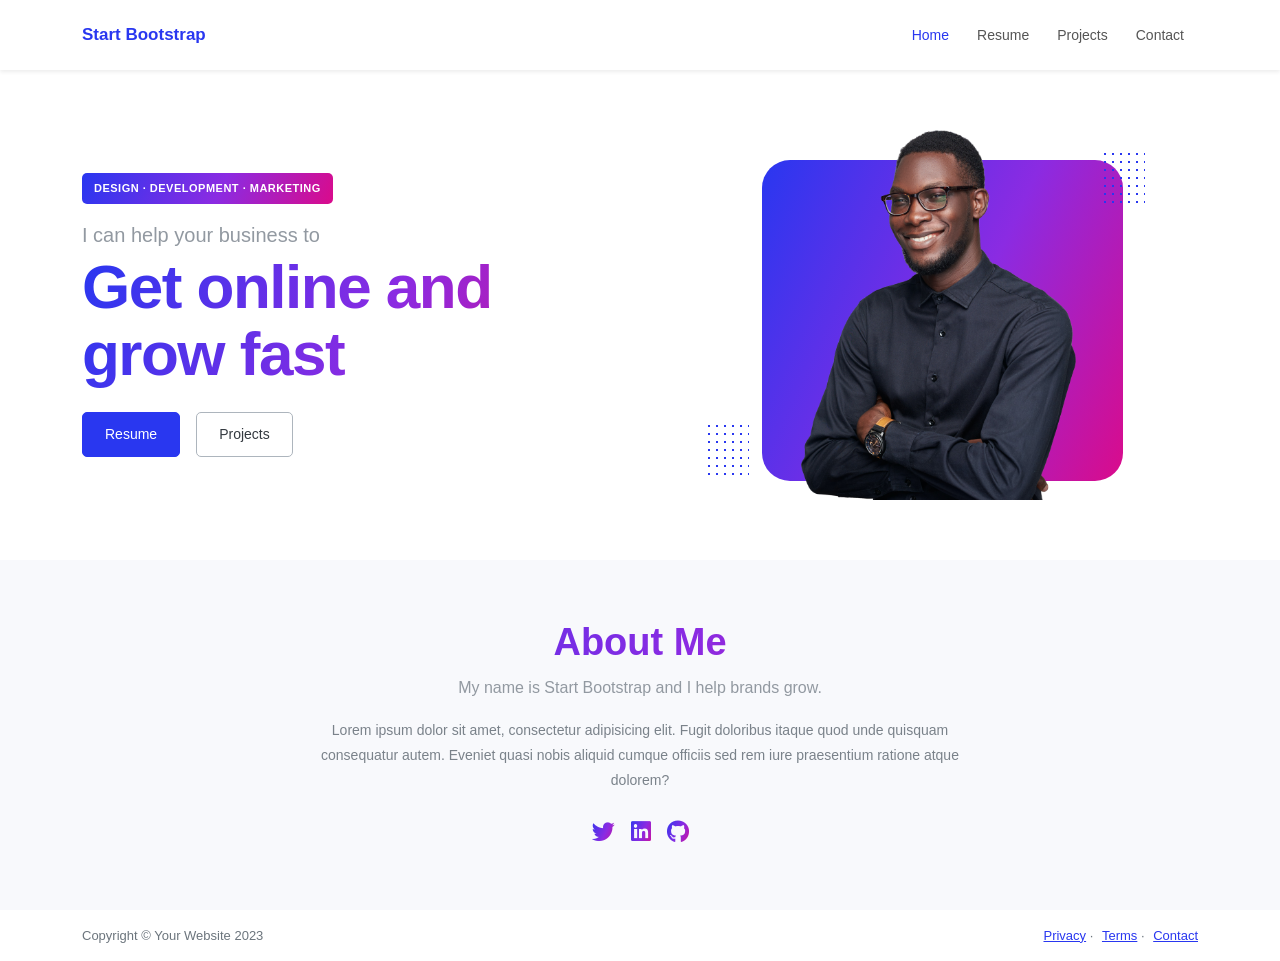
<file: index.html>
<!doctype html>
<html lang="en">
<head>
  <meta charset="utf-8">
  <meta name="viewport" content="width=device-width, initial-scale=1">
  <title>Start Bootstrap - Home</title>

  <link href="https://cdn.jsdelivr.net/npm/bootstrap@5.3.3/dist/css/bootstrap.min.css" rel="stylesheet">
  <link href="https://cdnjs.cloudflare.com/ajax/libs/font-awesome/6.5.1/css/all.min.css" rel="stylesheet">
  <link href="style.css" rel="stylesheet">
</head>
<body>

  <nav class="navbar navbar-expand-lg bg-white fixed-top shadow-sm">
    <div class="container">
      <a class="navbar-brand fw-bold" href="index.html">Start Bootstrap</a>

      <button class="navbar-toggler" type="button" data-bs-toggle="collapse"
        data-bs-target="#mainNavbar" aria-controls="mainNavbar"
        aria-expanded="false" aria-label="Toggle navigation">
        <span class="navbar-toggler-icon"></span>
      </button>

      <div class="collapse navbar-collapse" id="mainNavbar">
        <ul class="navbar-nav ms-auto align-items-lg-center">
          <li class="nav-item"><a class="nav-link active" href="index.html">Home</a></li>
          <li class="nav-item"><a class="nav-link" href="resume.html">Resume</a></li>
          <li class="nav-item"><a class="nav-link" href="projects.html">Projects</a></li>
          <li class="nav-item"><a class="nav-link" href="contact.html">Contact</a></li>
        </ul>
      </div>
    </div>
  </nav>

  <main>
    <section class="hero py-5">
      <div class="container">
        <div class="row align-items-center gy-5">
          <div class="col-lg-6">
            <span class="tag">DESIGN · DEVELOPMENT · MARKETING</span>
            <p class="hero-kicker mt-3 mb-1">I can help your business to</p>
            <h1 class="hero-title mb-4">Get online and<br>grow fast</h1>

            <div class="d-flex flex-wrap gap-3">
              <a class="btn btn-main" href="resume.html">Resume</a>
              <a class="btn btn-outline-custom" href="projects.html">Projects</a>
            </div>
          </div>

          <div class="col-lg-6">
            <div class="hero-art">
              <div class="hero-shape"></div>
              <div class="dotgrid left"></div>

              <img
                class="hero-person"
                src="profile.png"
                alt="Portfolio profile portrait"
              >

              <div class="dotgrid right"></div>
            </div>
          </div>
        </div>
      </div>
    </section>

    <section class="about py-5">
      <div class="container">
        <h2 class="section-title">About Me</h2>
        <p class="about-lead">My name is Start Bootstrap and I help brands grow.</p>
        <p class="about-copy">
          Lorem ipsum dolor sit amet, consectetur adipisicing elit.
          Fugit doloribus itaque quod unde quisquam consequatur autem.
          Eveniet quasi nobis aliquid cumque officiis sed rem iure
          praesentium ratione atque dolorem?
        </p>

        <div class="social d-flex justify-content-center gap-3">
          <a href="#" aria-label="Twitter"><i class="fa-brands fa-twitter"></i></a>
          <a href="#" aria-label="LinkedIn"><i class="fa-brands fa-linkedin"></i></a>
          <a href="#" aria-label="GitHub"><i class="fa-brands fa-github"></i></a>
        </div>
      </div>
    </section>
  </main>

  <footer class="py-3">
    <div class="container d-flex justify-content-between align-items-center flex-wrap gap-2">
      <span>Copyright © Your Website 2023</span>
      <span>
        <a href="#">Privacy</a> ·
        <a href="#">Terms</a> ·
        <a href="contact.html">Contact</a>
      </span>
    </div>
  </footer>

  <script src="https://cdn.jsdelivr.net/npm/bootstrap@5.3.3/dist/js/bootstrap.bundle.min.js"></script>
</body>
</html>
</file>
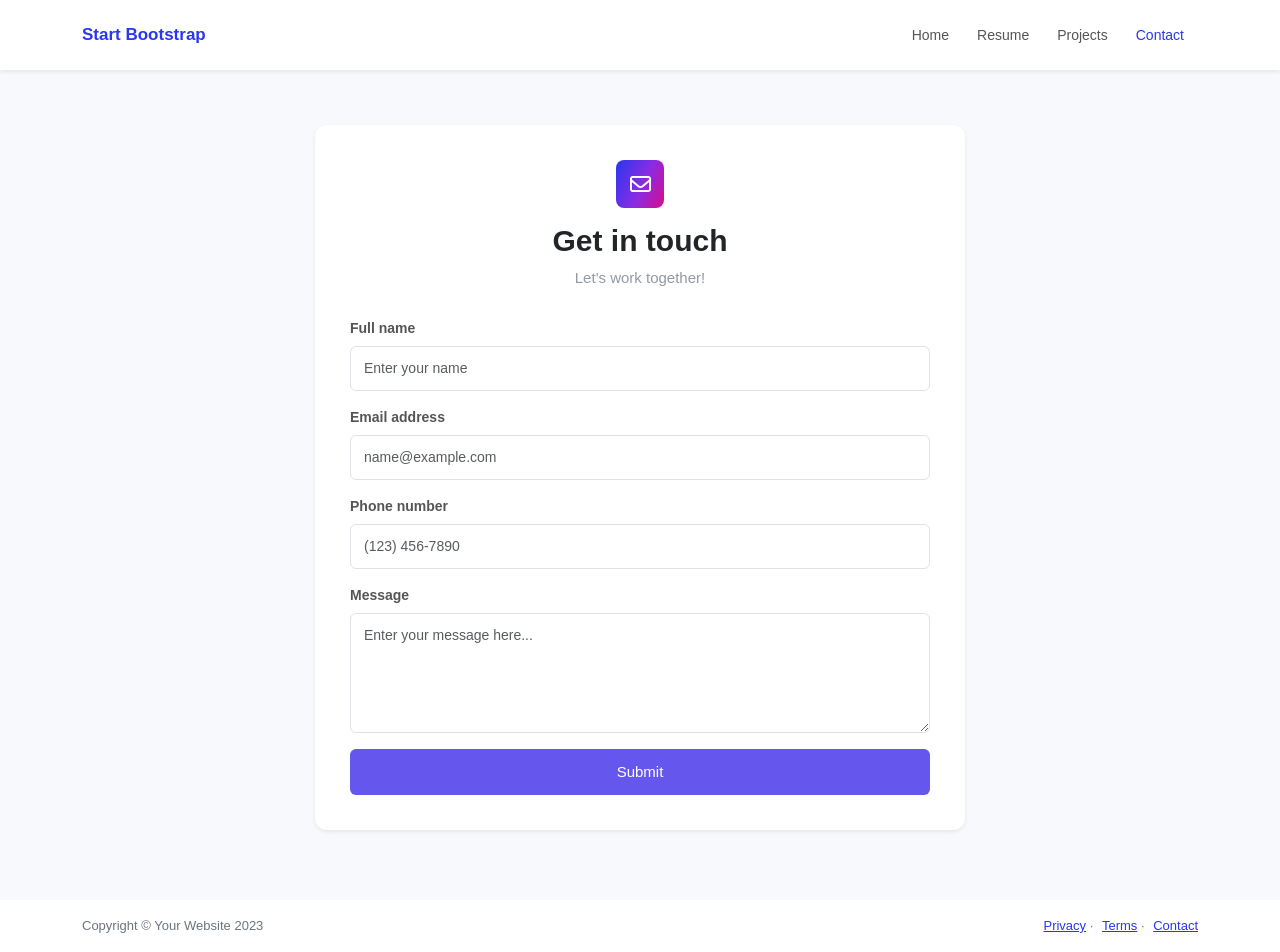
<file: contact.html>
<!doctype html>
<html lang="en">
<head>
  <meta charset="utf-8">
  <meta name="viewport" content="width=device-width, initial-scale=1">
  <title>Start Bootstrap - Contact</title>

  <link href="https://cdn.jsdelivr.net/npm/bootstrap@5.3.3/dist/css/bootstrap.min.css" rel="stylesheet">
  <link href="https://cdnjs.cloudflare.com/ajax/libs/font-awesome/6.5.1/css/all.min.css" rel="stylesheet">
  <link href="style.css" rel="stylesheet">
</head>
<body>

  <nav class="navbar navbar-expand-lg bg-white fixed-top shadow-sm">
    <div class="container">
      <a class="navbar-brand fw-bold" href="index.html">Start Bootstrap</a>

      <button class="navbar-toggler" type="button" data-bs-toggle="collapse"
        data-bs-target="#mainNavbar" aria-controls="mainNavbar"
        aria-expanded="false" aria-label="Toggle navigation">
        <span class="navbar-toggler-icon"></span>
      </button>

      <div class="collapse navbar-collapse" id="mainNavbar">
        <ul class="navbar-nav ms-auto">
          <li class="nav-item"><a class="nav-link" href="index.html">Home</a></li>
          <li class="nav-item"><a class="nav-link" href="resume.html">Resume</a></li>
          <li class="nav-item"><a class="nav-link" href="projects.html">Projects</a></li>
          <li class="nav-item"><a class="nav-link active" href="contact.html">Contact</a></li>
        </ul>
      </div>
    </div>
  </nav>

  <main class="contact-wrap">
    <div class="container">
      <div class="contact-card card border-0 shadow-sm">
        <div class="contact-icon">
          <i class="fa-regular fa-envelope"></i>
        </div>

        <h1>Get in touch</h1>
        <p class="lead">Let's work together!</p>

        <form action="#" method="post">
          <div class="mb-3">
            <label for="name" class="form-label">Full name</label>
            <input id="name" name="name" class="form-control"
              type="text" placeholder="Enter your name" required>
          </div>

          <div class="mb-3">
            <label for="email" class="form-label">Email address</label>
            <input id="email" name="email" class="form-control"
              type="email" placeholder="name@example.com" required>
          </div>

          <div class="mb-3">
            <label for="phone" class="form-label">Phone number</label>
            <input id="phone" name="phone" class="form-control"
              type="tel" placeholder="(123) 456-7890" required>
          </div>

          <div class="mb-3">
            <label for="message" class="form-label">Message</label>
            <textarea id="message" name="message" rows="4"
              class="form-control" placeholder="Enter your message here..." required></textarea>
          </div>

          <button type="submit" class="btn submit-btn w-100">Submit</button>
        </form>
      </div>
    </div>
  </main>

  <footer class="py-3">
    <div class="container d-flex justify-content-between align-items-center flex-wrap gap-2">
      <span>Copyright © Your Website 2023</span>
      <span><a href="#">Privacy</a> · <a href="#">Terms</a> · <a href="contact.html">Contact</a></span>
    </div>
  </footer>

  <script src="https://cdn.jsdelivr.net/npm/bootstrap@5.3.3/dist/js/bootstrap.bundle.min.js"></script>
</body>
</html>
</file>
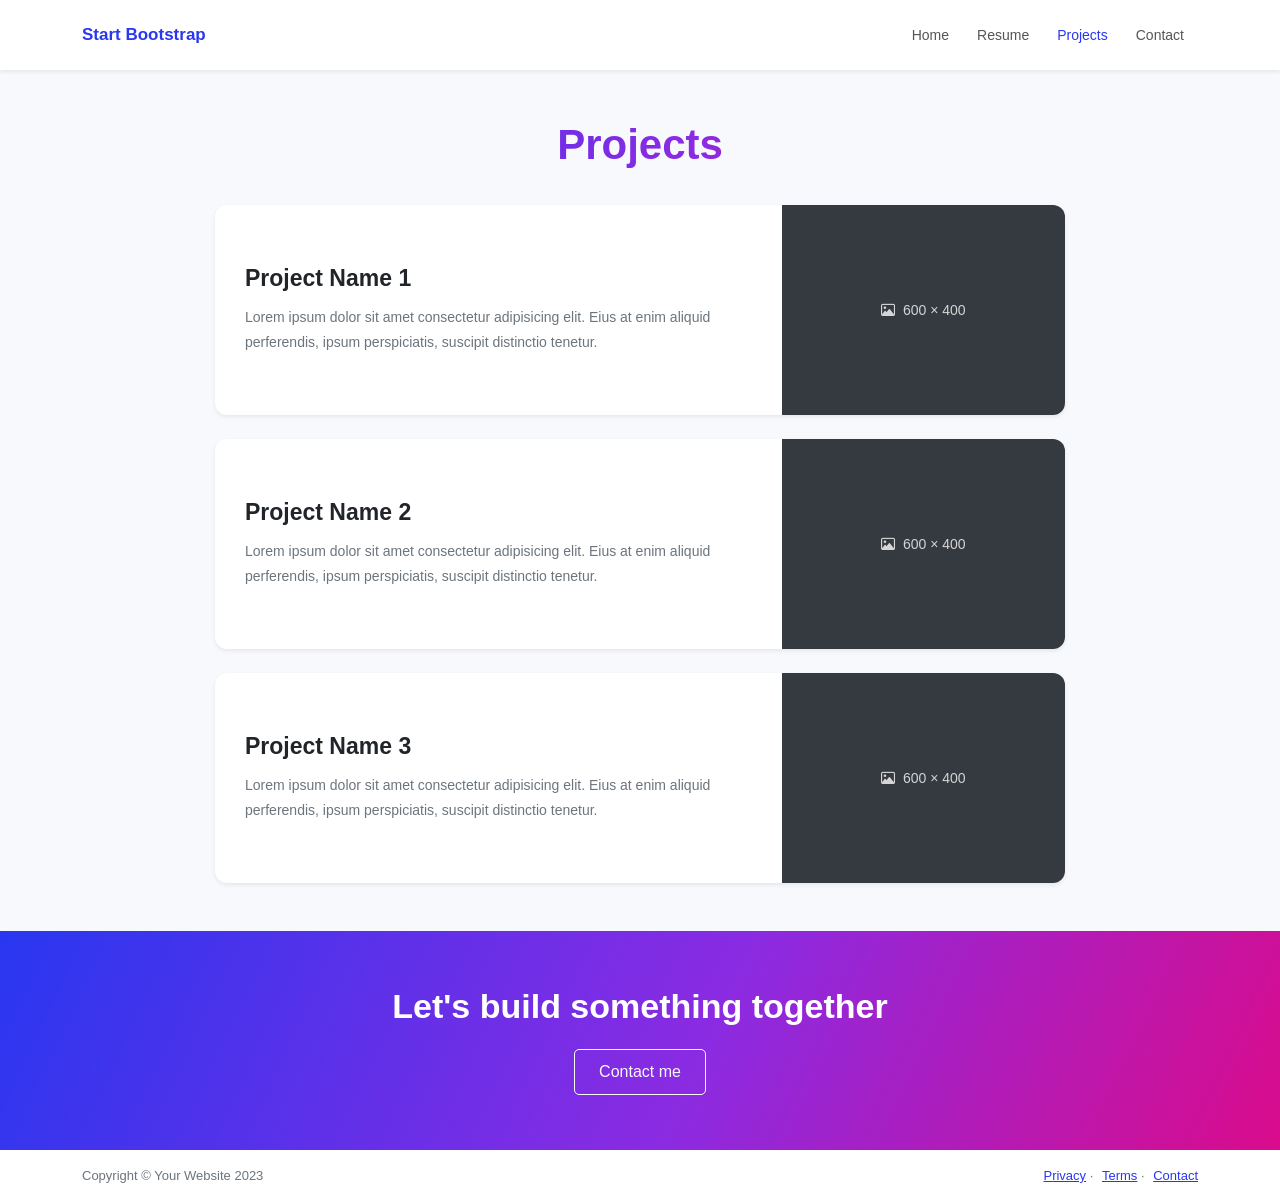
<file: projects.html>
<!doctype html>
<html lang="en">
<head>
  <meta charset="utf-8">
  <meta name="viewport" content="width=device-width, initial-scale=1">
  <title>Start Bootstrap - Projects</title>

  <link href="https://cdn.jsdelivr.net/npm/bootstrap@5.3.3/dist/css/bootstrap.min.css" rel="stylesheet">
  <link href="https://cdnjs.cloudflare.com/ajax/libs/font-awesome/6.5.1/css/all.min.css" rel="stylesheet">
  <link href="style.css" rel="stylesheet">
</head>
<body>

  <nav class="navbar navbar-expand-lg bg-white fixed-top shadow-sm">
    <div class="container">
      <a class="navbar-brand fw-bold" href="index.html">Start Bootstrap</a>

      <button class="navbar-toggler" type="button" data-bs-toggle="collapse"
        data-bs-target="#mainNavbar" aria-controls="mainNavbar"
        aria-expanded="false" aria-label="Toggle navigation">
        <span class="navbar-toggler-icon"></span>
      </button>

      <div class="collapse navbar-collapse" id="mainNavbar">
        <ul class="navbar-nav ms-auto">
          <li class="nav-item"><a class="nav-link" href="index.html">Home</a></li>
          <li class="nav-item"><a class="nav-link" href="resume.html">Resume</a></li>
          <li class="nav-item"><a class="nav-link active" href="projects.html">Projects</a></li>
          <li class="nav-item"><a class="nav-link" href="contact.html">Contact</a></li>
        </ul>
      </div>
    </div>
  </nav>

  <main class="projects-main">
    <div class="container">
      <h1 class="page-title">Projects</h1>

      <div class="project-card card border-0 shadow-sm mb-4">
        <div class="row g-0 align-items-stretch">
          <div class="col-md-8">
            <div class="project-copy h-100 d-flex flex-column justify-content-center">
              <h2>Project Name 1</h2>
              <p>
                Lorem ipsum dolor sit amet consectetur adipisicing elit.
                Eius at enim aliquid perferendis, ipsum perspiciatis,
                suscipit distinctio tenetur.
              </p>
            </div>
          </div>
          <div class="col-md-4">
            <div class="project-placeholder h-100">
              <i class="fa-regular fa-image me-2"></i> 600 × 400
            </div>
          </div>
        </div>
      </div>

      <div class="project-card card border-0 shadow-sm mb-4">
        <div class="row g-0 align-items-stretch">
          <div class="col-md-8">
            <div class="project-copy h-100 d-flex flex-column justify-content-center">
              <h2>Project Name 2</h2>
              <p>
                Lorem ipsum dolor sit amet consectetur adipisicing elit.
                Eius at enim aliquid perferendis, ipsum perspiciatis,
                suscipit distinctio tenetur.
              </p>
            </div>
          </div>
          <div class="col-md-4">
            <div class="project-placeholder h-100">
              <i class="fa-regular fa-image me-2"></i> 600 × 400
            </div>
          </div>
        </div>
      </div>

      <div class="project-card card border-0 shadow-sm mb-4">
        <div class="row g-0 align-items-stretch">
          <div class="col-md-8">
            <div class="project-copy h-100 d-flex flex-column justify-content-center">
              <h2>Project Name 3</h2>
              <p>
                Lorem ipsum dolor sit amet consectetur adipisicing elit.
                Eius at enim aliquid perferendis, ipsum perspiciatis,
                suscipit distinctio tenetur.
              </p>
            </div>
          </div>
          <div class="col-md-4">
            <div class="project-placeholder h-100">
              <i class="fa-regular fa-image me-2"></i> 600 × 400
            </div>
          </div>
        </div>
      </div>
    </div>

    <section class="cta mt-5">
      <div class="container text-center">
        <h2>Let's build something together</h2>
        <a href="contact.html" class="btn btn-outline-light">Contact me</a>
      </div>
    </section>
  </main>

  <footer class="py-3">
    <div class="container d-flex justify-content-between align-items-center flex-wrap gap-2">
      <span>Copyright © Your Website 2023</span>
      <span><a href="#">Privacy</a> · <a href="#">Terms</a> · <a href="contact.html">Contact</a></span>
    </div>
  </footer>

  <script src="https://cdn.jsdelivr.net/npm/bootstrap@5.3.3/dist/js/bootstrap.bundle.min.js"></script>
</body>
</html>
</file>
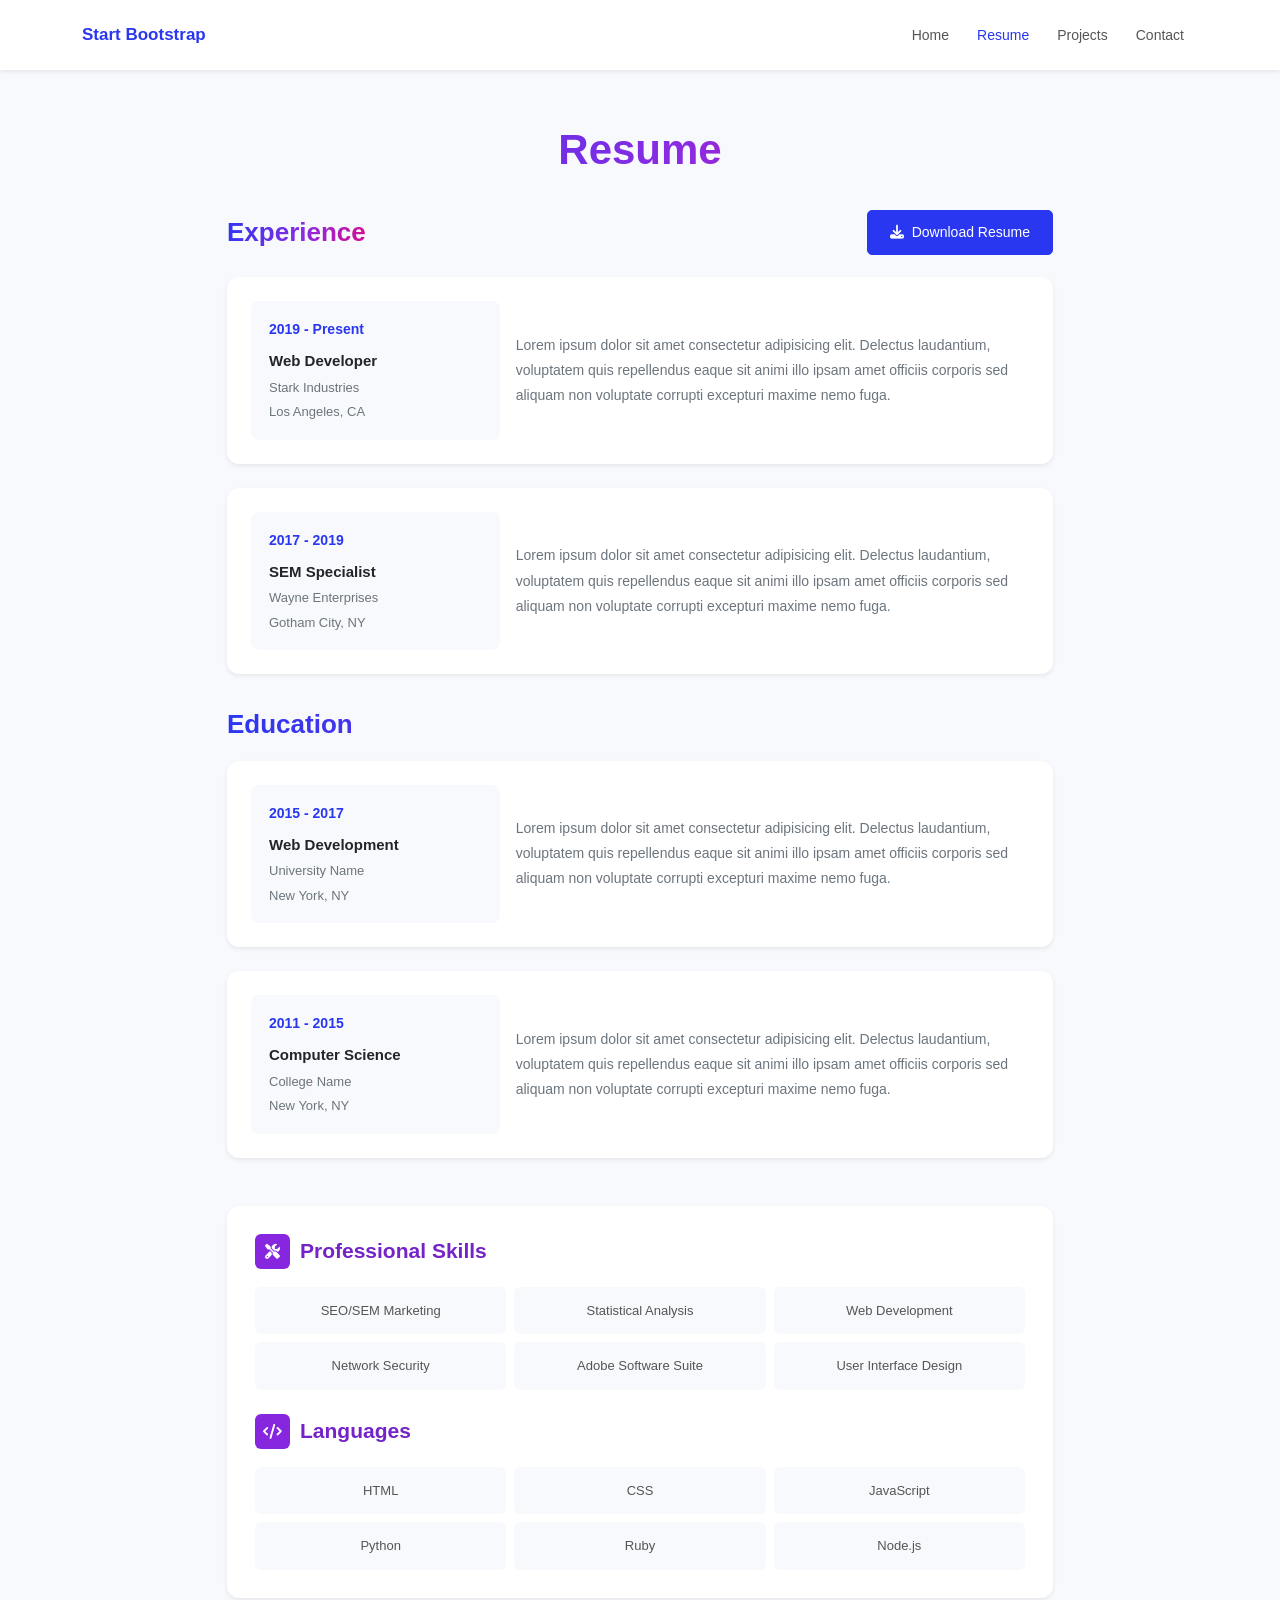
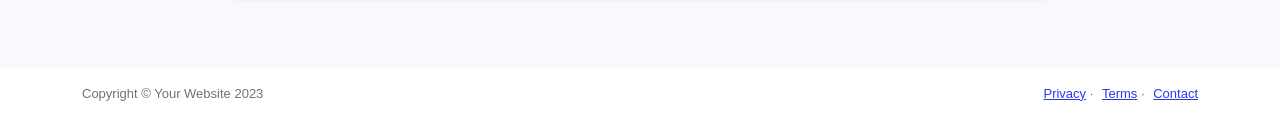
<file: resume.html>
<!doctype html>
<html lang="en">
<head>
  <meta charset="utf-8">
  <meta name="viewport" content="width=device-width, initial-scale=1">
  <title>Start Bootstrap - Resume</title>

  <link href="https://cdn.jsdelivr.net/npm/bootstrap@5.3.3/dist/css/bootstrap.min.css" rel="stylesheet">
  <link href="https://cdnjs.cloudflare.com/ajax/libs/font-awesome/6.5.1/css/all.min.css" rel="stylesheet">
  <link href="style.css" rel="stylesheet">
</head>
<body>

  <nav class="navbar navbar-expand-lg bg-white fixed-top shadow-sm">
    <div class="container">
      <a class="navbar-brand fw-bold" href="index.html">Start Bootstrap</a>

      <button class="navbar-toggler" type="button" data-bs-toggle="collapse"
        data-bs-target="#mainNavbar" aria-controls="mainNavbar"
        aria-expanded="false" aria-label="Toggle navigation">
        <span class="navbar-toggler-icon"></span>
      </button>

      <div class="collapse navbar-collapse" id="mainNavbar">
        <ul class="navbar-nav ms-auto">
          <li class="nav-item"><a class="nav-link" href="index.html">Home</a></li>
          <li class="nav-item"><a class="nav-link active" href="resume.html">Resume</a></li>
          <li class="nav-item"><a class="nav-link" href="projects.html">Projects</a></li>
          <li class="nav-item"><a class="nav-link" href="contact.html">Contact</a></li>
        </ul>
      </div>
    </div>
  </nav>

  <main class="page-main">
    <div class="container content-width">
      <h1 class="page-title">Resume</h1>

      <div class="download-row d-flex justify-content-between align-items-center flex-wrap gap-3">
        <h2 class="subhead">Experience</h2>
        <a class="btn btn-main" href="contact.html">
          <i class="fa-solid fa-download me-2"></i>Download Resume
        </a>
      </div>

      <div class="resume-card card border-0 shadow-sm mb-4">
        <div class="row g-3 align-items-center">
          <div class="col-md-4">
            <div class="resume-meta h-100">
              <strong>2019 - Present</strong>
              <b>Web Developer</b>
              <small>Stark Industries</small>
              <small>Los Angeles, CA</small>
            </div>
          </div>
          <div class="col-md-8">
            <p class="resume-desc mb-0">
              Lorem ipsum dolor sit amet consectetur adipisicing elit.
              Delectus laudantium, voluptatem quis repellendus eaque sit
              animi illo ipsam amet officiis corporis sed aliquam non
              voluptate corrupti excepturi maxime nemo fuga.
            </p>
          </div>
        </div>
      </div>

      <div class="resume-card card border-0 shadow-sm mb-4">
        <div class="row g-3 align-items-center">
          <div class="col-md-4">
            <div class="resume-meta h-100">
              <strong>2017 - 2019</strong>
              <b>SEM Specialist</b>
              <small>Wayne Enterprises</small>
              <small>Gotham City, NY</small>
            </div>
          </div>
          <div class="col-md-8">
            <p class="resume-desc mb-0">
              Lorem ipsum dolor sit amet consectetur adipisicing elit.
              Delectus laudantium, voluptatem quis repellendus eaque sit
              animi illo ipsam amet officiis corporis sed aliquam non
              voluptate corrupti excepturi maxime nemo fuga.
            </p>
          </div>
        </div>
      </div>

      <h2 class="resume-subhead">Education</h2>

      <div class="resume-card card border-0 shadow-sm mb-4">
        <div class="row g-3 align-items-center">
          <div class="col-md-4">
            <div class="resume-meta h-100">
              <strong>2015 - 2017</strong>
              <b>Web Development</b>
              <small>University Name</small>
              <small>New York, NY</small>
            </div>
          </div>
          <div class="col-md-8">
            <p class="resume-desc mb-0">
              Lorem ipsum dolor sit amet consectetur adipisicing elit.
              Delectus laudantium, voluptatem quis repellendus eaque sit
              animi illo ipsam amet officiis corporis sed aliquam non
              voluptate corrupti excepturi maxime nemo fuga.
            </p>
          </div>
        </div>
      </div>

      <div class="resume-card card border-0 shadow-sm mb-4">
        <div class="row g-3 align-items-center">
          <div class="col-md-4">
            <div class="resume-meta h-100">
              <strong>2011 - 2015</strong>
              <b>Computer Science</b>
              <small>College Name</small>
              <small>New York, NY</small>
            </div>
          </div>
          <div class="col-md-8">
            <p class="resume-desc mb-0">
              Lorem ipsum dolor sit amet consectetur adipisicing elit.
              Delectus laudantium, voluptatem quis repellendus eaque sit
              animi illo ipsam amet officiis corporis sed aliquam non
              voluptate corrupti excepturi maxime nemo fuga.
            </p>
          </div>
        </div>
      </div>

      <section class="skills-card card border-0 shadow-sm mt-5">
        <h3><i class="fa-solid fa-screwdriver-wrench"></i> Professional Skills</h3>

        <div class="row g-2">
          <div class="col-6 col-md-4"><div class="skill">SEO/SEM Marketing</div></div>
          <div class="col-6 col-md-4"><div class="skill">Statistical Analysis</div></div>
          <div class="col-6 col-md-4"><div class="skill">Web Development</div></div>
          <div class="col-6 col-md-4"><div class="skill">Network Security</div></div>
          <div class="col-6 col-md-4"><div class="skill">Adobe Software Suite</div></div>
          <div class="col-6 col-md-4"><div class="skill">User Interface Design</div></div>
        </div>

        <h3 class="mt-4"><i class="fa-solid fa-code"></i> Languages</h3>

        <div class="row g-2">
          <div class="col-6 col-md-4"><div class="skill">HTML</div></div>
          <div class="col-6 col-md-4"><div class="skill">CSS</div></div>
          <div class="col-6 col-md-4"><div class="skill">JavaScript</div></div>
          <div class="col-6 col-md-4"><div class="skill">Python</div></div>
          <div class="col-6 col-md-4"><div class="skill">Ruby</div></div>
          <div class="col-6 col-md-4"><div class="skill">Node.js</div></div>
        </div>
      </section>
    </div>
  </main>

  <footer class="py-3">
    <div class="container d-flex justify-content-between align-items-center flex-wrap gap-2">
      <span>Copyright © Your Website 2023</span>
      <span><a href="#">Privacy</a> · <a href="#">Terms</a> · <a href="contact.html">Contact</a></span>
    </div>
  </footer>

  <script src="https://cdn.jsdelivr.net/npm/bootstrap@5.3.3/dist/js/bootstrap.bundle.min.js"></script>
</body>
</html>
</file>
<file: style.css>
/* =====================================
   Start Bootstrap - Custom Styles
   Bootstrap 5.3.3
===================================== */

:root {
  --blue: #2937f0;
  --purple: #8b2be2;
  --pink: #da0b8b;
  --gradient: linear-gradient(115deg, #2937f0 0%, #8b2be2 55%, #da0b8b 100%);
  --page: #f8f9fc;
  --muted: #6c757d;
}

* {
  box-sizing: border-box;
}

html {
  scroll-behavior: smooth;
}

body {
  margin: 0;
  padding-top: 70px;
  font-family: Arial, Helvetica, sans-serif;
  color: #212529;
  background: #fff;
  font-size: 14px;
}

/* NAVBAR */

.navbar {
  min-height: 70px;
  background: #fff;
  z-index: 1000;
}

.navbar-brand {
  color: var(--blue) !important;
  font-size: 17px;
  font-weight: 700;
}

.navbar-nav .nav-link {
  padding: 12px 14px !important;
  color: #555;
  font-size: 14px;
  transition: color 0.2s ease;
}

.navbar-nav .nav-link:hover,
.navbar-nav .nav-link.active {
  color: var(--blue);
}

.navbar-toggler {
  border-color: #ddd;
}

.navbar-toggler:focus {
  box-shadow: 0 0 0 0.15rem #2937f033;
}

/* BUTTONS */

.btn-main {
  display: inline-block;
  padding: 11px 22px;
  color: #fff;
  background: var(--blue);
  border: 1px solid var(--blue);
  border-radius: 5px;
  font-size: 14px;
  text-decoration: none;
  transition: 0.2s ease;
}

.btn-main:hover {
  background: #202cc8;
  border-color: #202cc8;
  color: #fff;
  transform: translateY(-1px);
}

.btn-outline-custom {
  display: inline-block;
  padding: 11px 22px;
  color: #343a40;
  background: #fff;
  border: 1px solid #adb5bd;
  border-radius: 5px;
  font-size: 14px;
  text-decoration: none;
  transition: 0.2s ease;
}

.btn-outline-custom:hover {
  color: #fff;
  background: #343a40;
  border-color: #343a40;
}

/* HOME / HERO */

.hero {
  min-height: 490px;
  display: flex;
  align-items: center;
  padding-top: 55px !important;
  padding-bottom: 55px !important;
  overflow: hidden;
}

.hero .container {
  max-width: 1140px;
}

.tag {
  display: inline-block;
  padding: 7px 12px;
  color: #fff;
  background: var(--gradient);
  border-radius: 5px;
  font-size: 11px;
  font-weight: 700;
  letter-spacing: 0.5px;
}

.hero-kicker {
  color: #9299a1;
  font-size: 20px;
}

.hero-title {
  font-size: clamp(38px, 5vw, 62px);
  line-height: 1.08;
  font-weight: 700;
  letter-spacing: -1.5px;
  background: var(--gradient);
  -webkit-background-clip: text;
  background-clip: text;
  color: transparent;
}

/* HERO IMAGE */

.hero-art {
  position: relative;
  width: 100%;
  max-width: 440px;
  height: 370px;
  margin: 0 auto;
}

.hero-shape {
  position: absolute;
  top: 8%;
  right: 5%;
  width: 82%;
  height: 87%;
  background: var(--gradient);
  border-radius: 28px;
}

.hero-person {
  position: absolute;
  z-index: 2;
  right: 8%;
  bottom: 0;
  width: 78%;
  height: 100%;
  object-fit: contain;
  object-position: center bottom;
  border-radius: 0;
  mix-blend-mode: normal;
  opacity: 1;
  filter: none;
}

.dotgrid {
  position: absolute;
  z-index: 3;
  width: 44px;
  height: 56px;
  background-image: radial-gradient(var(--blue) 1.5px, transparent 1.5px);
  background-size: 8px 8px;
  pointer-events: none;
}

.dotgrid.left {
  left: 0;
  bottom: 22px;
}

.dotgrid.right {
  right: 0;
  top: 20px;
}

/* ABOUT */

.about {
  background: var(--page);
  text-align: center;
  padding: 60px 0 !important;
}

.section-title {
  margin-bottom: 10px;
  font-size: 38px;
  font-weight: 700;
  background: var(--gradient);
  -webkit-background-clip: text;
  background-clip: text;
  color: transparent;
}

.about-lead {
  margin-bottom: 18px;
  color: #9299a1;
  font-size: 16px;
}

.about-copy {
  max-width: 680px;
  margin: 0 auto 22px;
  color: #7a828a;
  font-size: 14px;
  line-height: 1.8;
}

.social a {
  font-size: 23px;
  background: var(--gradient);
  -webkit-background-clip: text;
  background-clip: text;
  color: transparent;
  transition: transform 0.2s ease;
}

.social a:hover {
  transform: translateY(-3px);
}

/* SHARED PAGE TITLES */

.page-title {
  margin: 0 0 35px;
  text-align: center;
  font-size: 42px;
  font-weight: 700;
  background: var(--gradient);
  -webkit-background-clip: text;
  background-clip: text;
  color: transparent;
}

.page-main {
  min-height: calc(100vh - 130px);
  padding: 55px 0 70px;
  background: var(--page);
}

.content-width {
  max-width: 850px;
}

/* RESUME */

.subhead,
.resume-subhead {
  margin: 0;
  font-size: 26px;
  font-weight: 700;
  background: var(--gradient);
  -webkit-background-clip: text;
  background-clip: text;
  color: transparent;
}

.download-row {
  margin-bottom: 22px;
}

.resume-card {
  padding: 24px;
  border-radius: 12px;
  background: #fff;
}

.resume-meta {
  display: flex;
  flex-direction: column;
  gap: 5px;
  padding: 18px;
  background: var(--page);
  border-radius: 8px;
}

.resume-meta strong {
  margin-bottom: 5px;
  color: var(--blue);
  font-size: 14px;
}

.resume-meta b {
  color: #212529;
  font-size: 15px;
}

.resume-meta small {
  color: var(--muted);
  font-size: 13px;
}

.resume-desc {
  color: #6c757d;
  font-size: 14px;
  line-height: 1.8;
}

.resume-subhead {
  margin: 35px 0 20px;
}

.skills-card {
  padding: 28px;
  border-radius: 12px;
  background: #fff;
}

.skills-card h3 {
  display: flex;
  align-items: center;
  gap: 10px;
  margin: 0 0 18px;
  color: #7423c9;
  font-size: 21px;
  font-weight: 700;
}

.skills-card h3 i {
  display: inline-flex;
  width: 35px;
  height: 35px;
  align-items: center;
  justify-content: center;
  color: #fff;
  background: #8626df;
  border-radius: 6px;
  font-size: 15px;
}

.skill {
  height: 100%;
  padding: 14px 12px;
  color: #555;
  background: var(--page);
  border-radius: 6px;
  font-size: 13px;
  text-align: center;
}

/* PROJECTS */

.projects-main {
  padding-top: 50px;
  background: var(--page);
}

.projects-main .container {
  max-width: 1000px;
}

.projects-main .page-title {
  margin-bottom: 35px;
}

.project-card {
  max-width: 850px;
  margin-right: auto;
  margin-left: auto;
  overflow: hidden;
  border-radius: 12px;
  background: #fff;
}

.project-copy {
  padding: 30px;
}

.project-copy h2 {
  margin-bottom: 12px;
  color: #212529;
  font-size: 23px;
  font-weight: 700;
}

.project-copy p {
  margin-bottom: 0;
  color: #6c757d;
  font-size: 14px;
  line-height: 1.8;
}

.project-placeholder {
  display: flex;
  min-height: 210px;
  align-items: center;
  justify-content: center;
  padding: 20px;
  color: #d5d5d5;
  background: #343a40;
  font-size: 14px;
}

.cta {
  padding: 55px 0;
  color: #fff;
  background: var(--gradient);
}

.cta h2 {
  margin-bottom: 22px;
  font-size: clamp(24px, 4vw, 34px);
  font-weight: 700;
}

.cta .btn {
  padding: 10px 24px;
  border-radius: 5px;
}

/* CONTACT */

.contact-wrap {
  min-height: calc(100vh - 130px);
  padding: 55px 0 70px;
  background: var(--page);
}

.contact-card {
  max-width: 650px;
  margin: 0 auto;
  padding: 35px;
  border-radius: 12px;
  background: #fff;
}

.contact-icon {
  display: flex;
  width: 48px;
  height: 48px;
  align-items: center;
  justify-content: center;
  margin: 0 auto 15px;
  color: #fff;
  background: var(--gradient);
  border-radius: 8px;
  font-size: 21px;
}

.contact-card h1 {
  margin: 0;
  text-align: center;
  font-size: 30px;
  font-weight: 700;
}

.contact-card .lead {
  margin: 8px 0 28px;
  color: #9299a1;
  text-align: center;
  font-size: 15px;
}

.contact-card label {
  margin-bottom: 7px;
  color: #555;
  font-size: 14px;
  font-weight: 600;
}

.contact-card .form-control {
  min-height: 45px;
  padding: 11px 13px;
  border: 1px solid #dee2e6;
  border-radius: 6px;
  font-size: 14px;
}

.contact-card textarea.form-control {
  min-height: 120px;
  resize: vertical;
}

.contact-card .form-control:focus {
  border-color: var(--blue);
  box-shadow: 0 0 0 0.2rem #2937f033;
}

.submit-btn {
  padding: 12px;
  color: #fff;
  background: #6557ee;
  border: 0;
  border-radius: 6px;
  font-size: 15px;
  transition: 0.2s ease;
}

.submit-btn:hover {
  color: #fff;
  background: #4e42d7;
}

/* FOOTER */

footer {
  padding: 22px 0 !important;
  color: #6c757d;
  background: #fff;
  font-size: 13px;
}

footer a {
  margin-left: 5px;
  color: var(--blue);
  text-decoration: underline;
}

footer a:hover {
  color: var(--purple);
}

/* RESPONSIVE DESIGN */

@media (max-width: 991.98px) {
  .hero {
    min-height: auto;
  }

  .hero-art {
    max-width: 400px;
    height: 340px;
  }

  .hero-title {
    font-size: 48px;
  }

  .navbar-nav {
    padding: 10px 0;
  }

  .navbar-nav .nav-link {
    padding: 10px 0 !important;
  }
}

@media (max-width: 767.98px) {
  body {
    padding-top: 65px;
  }

  .navbar {
    min-height: 65px;
  }

  .hero {
    padding-top: 45px !important;
    padding-bottom: 40px !important;
    text-align: center;
  }

  .hero-title {
    font-size: 42px;
    letter-spacing: -1px;
  }

  .hero-kicker {
    font-size: 17px;
  }

  .hero .d-flex {
    justify-content: center;
  }

  .hero-art {
    width: 100%;
    max-width: 360px;
    height: 300px;
    margin-top: 10px;
  }

  .section-title {
    font-size: 32px;
  }

  .about {
    padding: 45px 0 !important;
  }

  .page-main,
  .projects-main,
  .contact-wrap {
    padding-top: 38px;
  }

  .page-title {
    margin-bottom: 25px;
    font-size: 35px;
  }

  .download-row {
    align-items: flex-start !important;
  }

  .resume-card {
    padding: 18px;
  }

  .skills-card {
    padding: 20px;
  }

  .project-copy {
    padding: 23px;
  }

  .project-placeholder {
    min-height: 170px;
  }

  .contact-card {
    padding: 25px 20px;
  }

  footer .container {
    justify-content: center !important;
    text-align: center;
  }
}

@media (max-width: 420px) {
  .hero-title {
    font-size: 36px;
  }

  .tag {
    font-size: 9px;
  }

  .hero-art {
    height: 260px;
  }

  .btn-main,
  .btn-outline-custom {
    padding: 10px 16px;
    font-size: 13px;
  }

  .contact-card h1 {
    font-size: 26px;
  }
}
</file>
